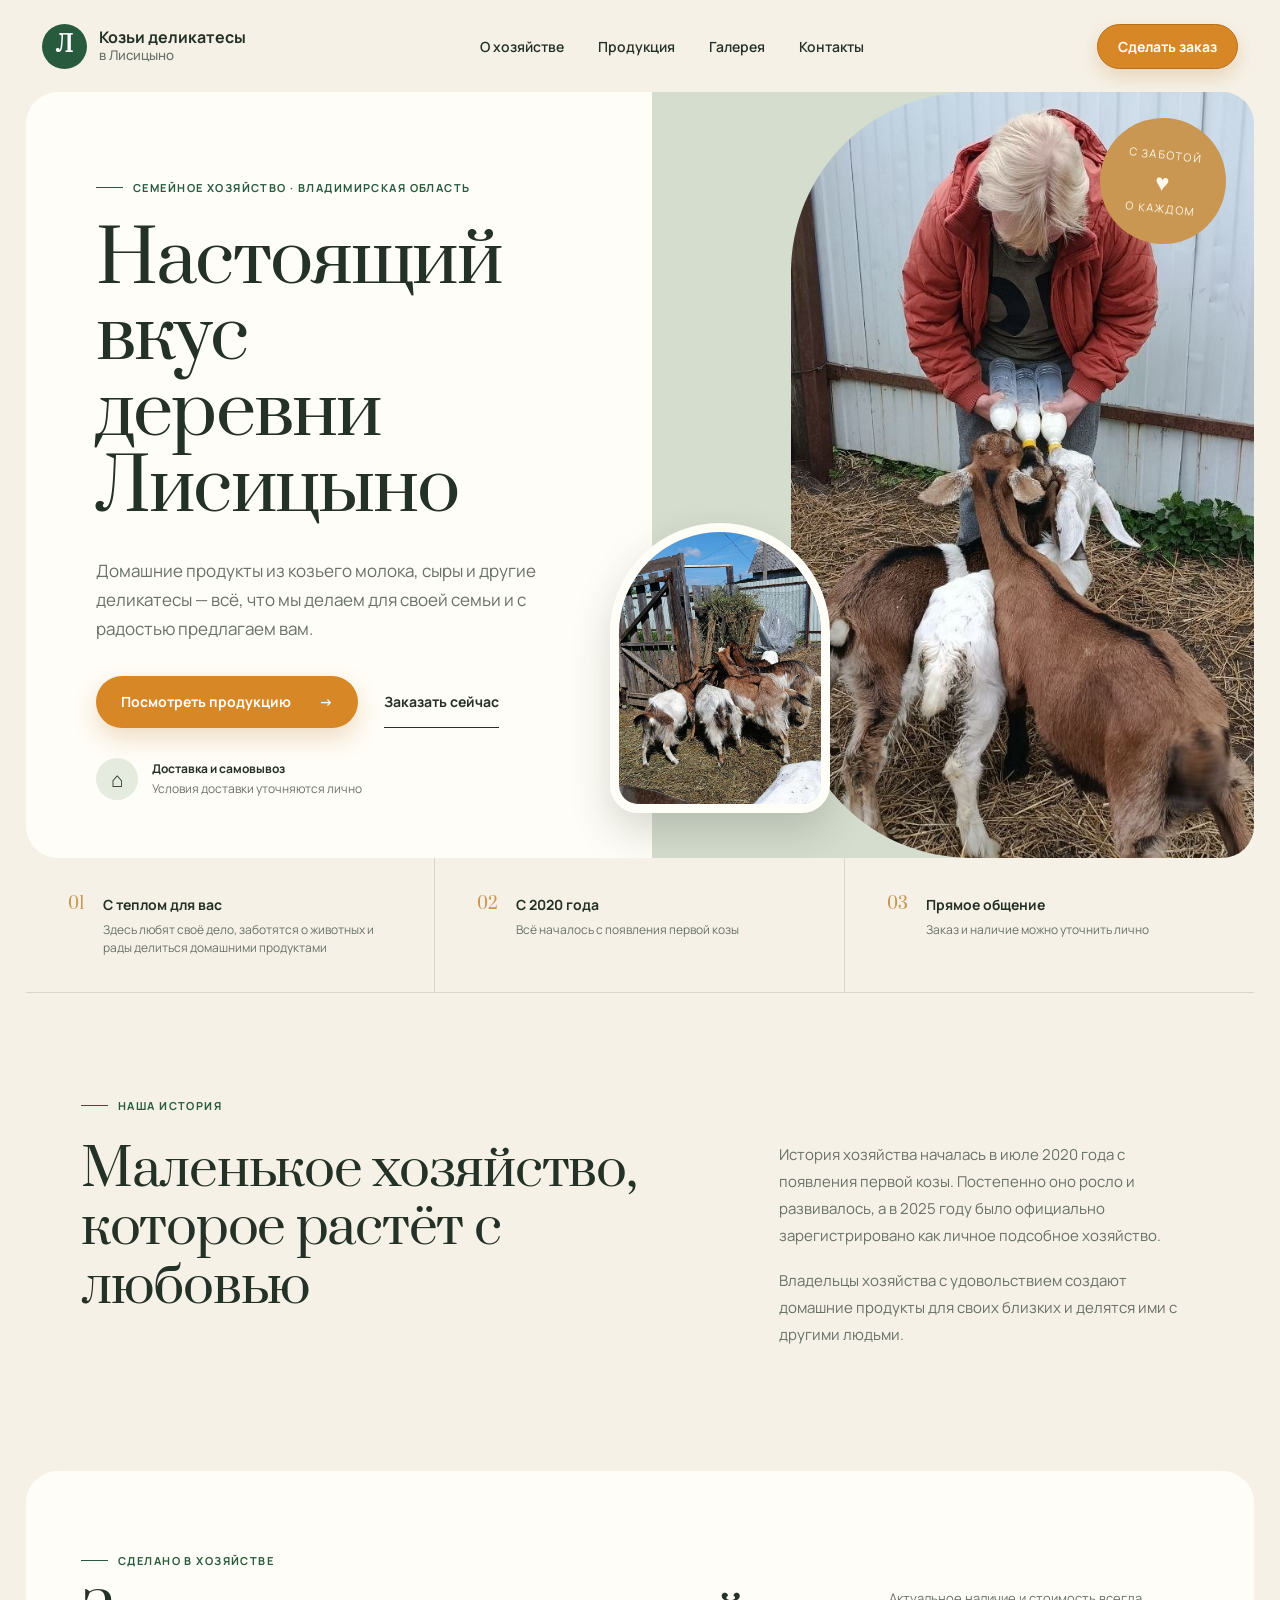
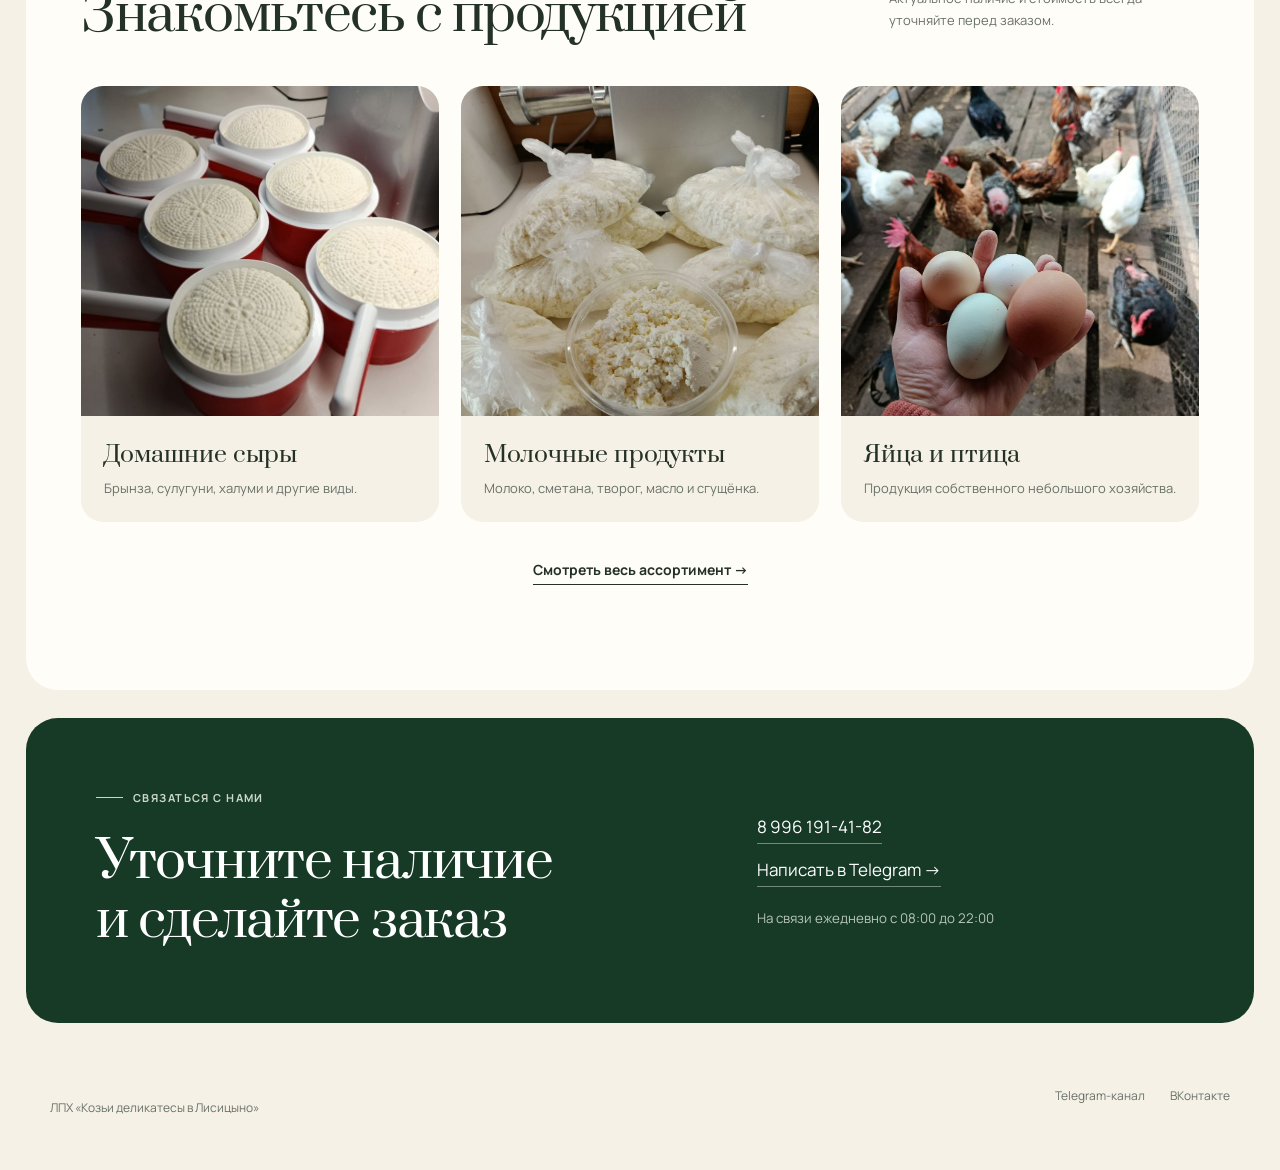
<file: index.html>
<!doctype html>
<html lang="ru">
  <head>
    <meta charset="UTF-8" />
    <meta name="viewport" content="width=device-width, initial-scale=1.0" />
    <meta
      name="description"
      content="Семейное хозяйство «Козьи деликатесы в Лисицыно»: домашние продукты, козоводство и птицеводство во Владимирской области."
    />
    <meta property="og:title" content="ЛПХ Козьи деликатесы в Лисицыно" />
    <meta
      property="og:description"
      content="Семейное хозяйство во Владимирской области. Продукты, сделанные с заботой о близких и покупателях."
    />
    <meta property="og:type" content="website" />
    <title>ЛПХ Козьи деликатесы в Лисицыно</title>
    <link rel="preconnect" href="https://fonts.googleapis.com" />
    <link rel="preconnect" href="https://fonts.gstatic.com" crossorigin />
    <link
      href="https://fonts.googleapis.com/css2?family=Manrope:wght@400;500;600;700&amp;family=Prata&amp;display=swap"
      rel="stylesheet"
    />
    <link rel="stylesheet" href="css/style.css?v=20260912-1" />
  </head>
  <body>
    <header class="site-header">
      <a class="brand" href="#top" aria-label="На главную">
        <span class="brand-mark" aria-hidden="true">Л</span>
        <span>Козьи деликатесы<br /><small>в Лисицыно</small></span>
      </a>
      <nav class="desktop-nav" aria-label="Основная навигация">
        <a href="about.html">О хозяйстве</a>
        <a href="products.html">Продукция</a>
        <a href="gallery.html">Галерея</a>
        <a href="contacts.html">Контакты</a>
      </nav>
      <a class="header-action" href="order.html">
        Сделать заказ
      </a>
    </header>

    <main id="top">
      <section class="hero" aria-labelledby="hero-title">
        <div class="hero-copy">
          <p class="eyebrow"><span></span> Семейное хозяйство · Владимирская область</p>
          <h1 id="hero-title">Настоящий вкус<br />деревни Лисицыно</h1>
          <p class="hero-lead">
            Домашние продукты из козьего молока, сыры и другие деликатесы — всё, что мы делаем для своей семьи и с радостью предлагаем вам.
          </p>
          <div class="hero-actions">
            <a class="button button-primary" href="products.html">Посмотреть продукцию <span>→</span></a>
            <a class="button button-link" href="order.html">Заказать сейчас</a>
          </div>
          <div class="hero-note">
            <span class="hero-note-icon" aria-hidden="true">⌂</span>
            <p><strong>Доставка и самовывоз</strong><br />Условия доставки уточняются лично</p>
          </div>
        </div>

        <div class="hero-visual" aria-label="Фотографии хозяйства">
          <div class="photo photo-main">
            <img src="images/Козлята.jpg" alt="Кормление козлят в семейном хозяйстве" />
          </div>
          <div class="photo photo-small">
            <img src="images/Козы.jpg" alt="Козы на территории хозяйства" />
          </div>
          <div class="roundel" aria-hidden="true"><span>С заботой</span><b>♥</b><span>о каждом</span></div>
        </div>
      </section>

      <section class="trust-strip" aria-label="Главное о хозяйстве">
        <article><span>01</span><div><strong>С теплом для вас</strong><p>Здесь любят своё дело, заботятся о животных и рады делиться домашними продуктами</p></div></article>
        <article><span>02</span><div><strong>С 2020 года</strong><p>Всё началось с появления первой козы</p></div></article>
        <article><span>03</span><div><strong>Прямое общение</strong><p>Заказ и наличие можно уточнить лично</p></div></article>
      </section>

      <section class="intro" id="story">
        <p class="eyebrow"><span></span> Наша история</p>
        <div class="intro-grid">
          <h2>Маленькое хозяйство,<br />которое растёт с любовью</h2>
          <div>
            <p>
              История хозяйства началась в июле 2020 года с появления первой козы. Постепенно оно росло и развивалось, а в 2025 году было официально зарегистрировано как личное подсобное хозяйство.
            </p>
            <p>
              Владельцы хозяйства с удовольствием создают домашние продукты для своих близких и делятся ими с другими людьми.
            </p>
          </div>
        </div>
      </section>

      <section class="products-preview" id="products">
        <div class="section-heading">
          <div><p class="eyebrow"><span></span> Сделано в хозяйстве</p><h2>Знакомьтесь с продукцией</h2></div>
          <p>Актуальное наличие и стоимость всегда уточняйте перед заказом.</p>
        </div>
        <div class="product-grid">
          <a href="products.html" aria-label="Посмотреть домашние сыры"><article><img src="images/Сыр Брынза.jpg" alt="Домашняя брынза" loading="lazy" /><div><h3>Домашние сыры</h3><p>Брынза, сулугуни, халуми и другие виды.</p></div></article></a>
          <a href="products.html" aria-label="Посмотреть молочные продукты"><article><img src="images/Творог.jpg" alt="Домашний творог" loading="lazy" /><div><h3>Молочные продукты</h3><p>Молоко, сметана, творог, масло и сгущёнка.</p></div></article></a>
          <a href="products.html" aria-label="Посмотреть яйца и птицу"><article><img src="images/Яйца.jpg" alt="Домашние яйца" loading="lazy" /><div><h3>Яйца и птица</h3><p>Продукция собственного небольшого хозяйства.</p></div></article></a>
        </div>
        <a class="catalog-link" href="products.html">Смотреть весь ассортимент →</a>
      </section>

      <section class="contact-card" id="contacts">
        <div><p class="eyebrow light"><span></span> Связаться с нами</p><h2>Уточните наличие<br />и сделайте заказ</h2></div>
        <div class="contact-actions">
          <a href="tel:+79961914182">8 996 191-41-82</a>
          <a href="https://t.me/Oksana_Lisicino72" target="_blank" rel="noreferrer">Написать в Telegram →</a>
          <small>На связи ежедневно с 08:00 до 22:00</small>
        </div>
      </section>
    </main>

    <footer>
      <p>ЛПХ «Козьи деликатесы в Лисицыно»</p>
      <div><a href="https://t.me/lisizino" target="_blank" rel="noreferrer">Telegram-канал</a><a href="https://vk.com/club230676151" target="_blank" rel="noreferrer">ВКонтакте</a></div>
    </footer>
    <script src="js/main.js"></script>
  </body>
</html>
</file>
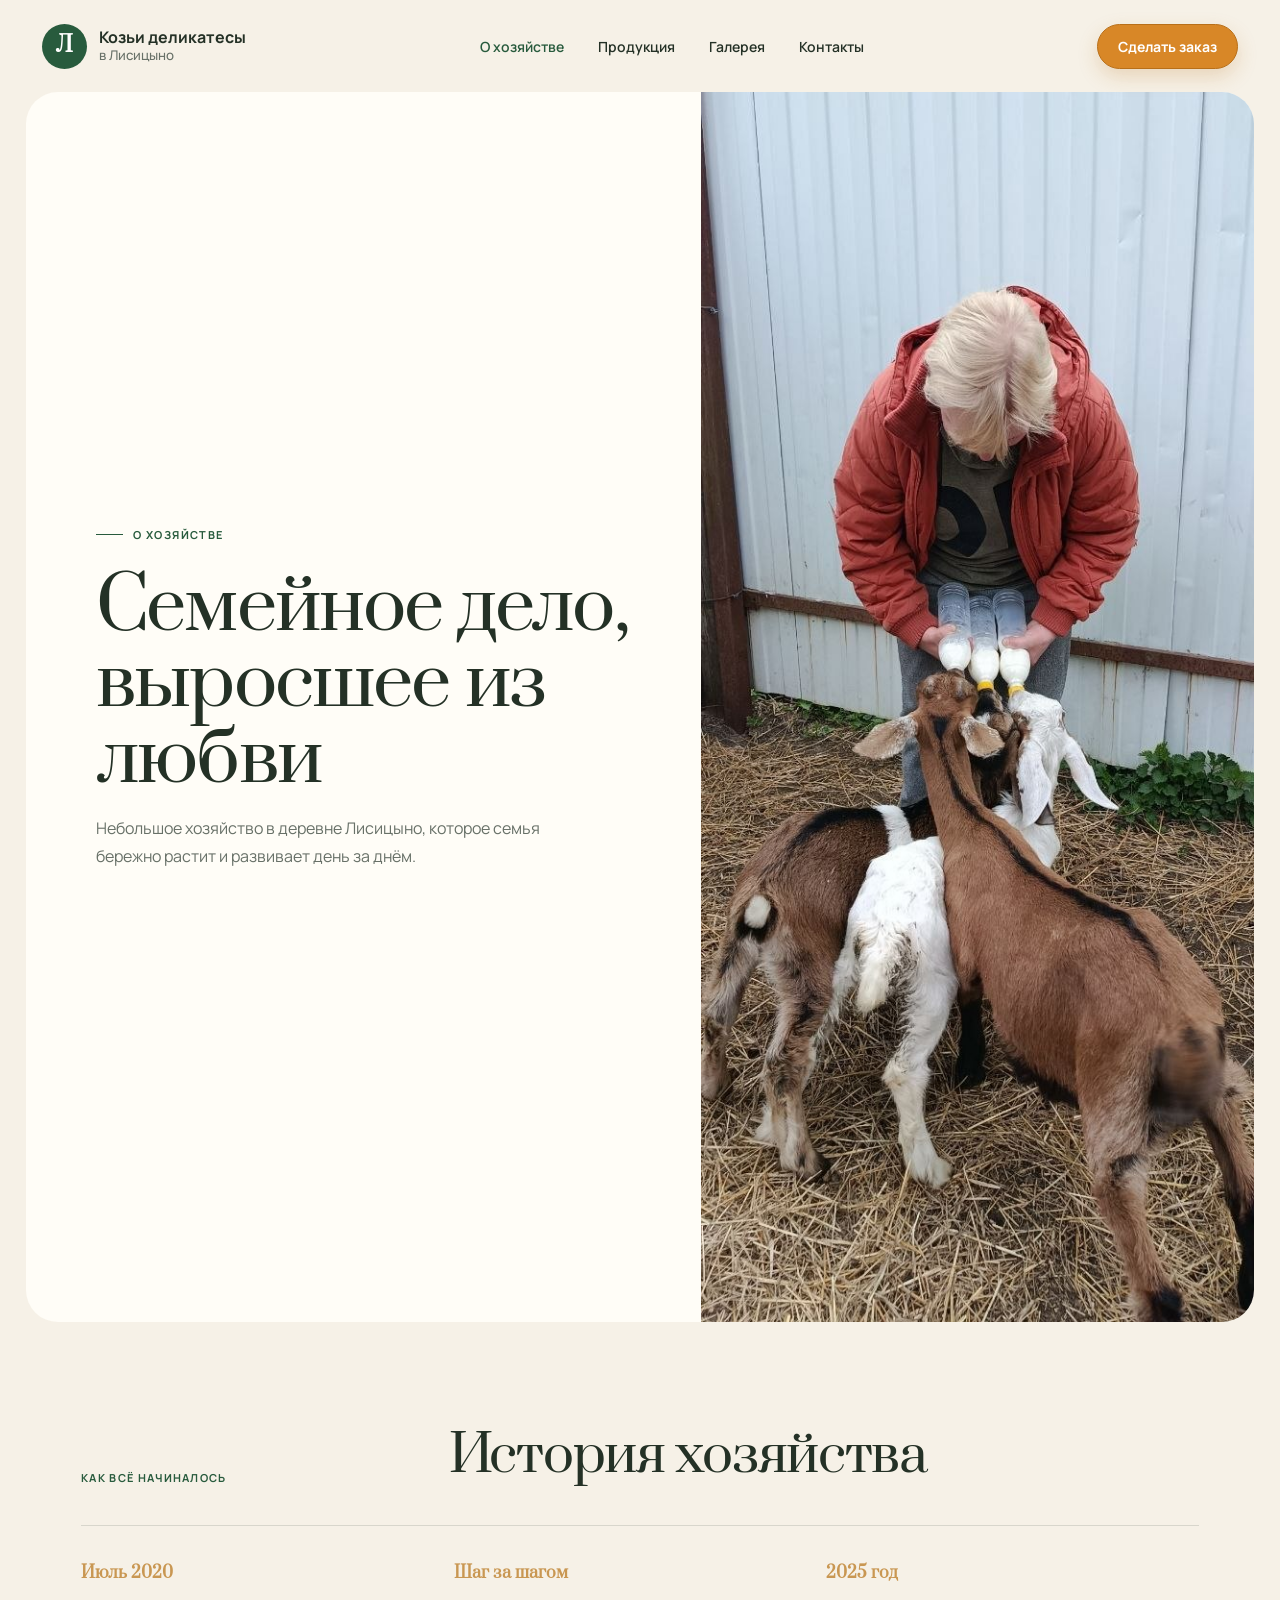
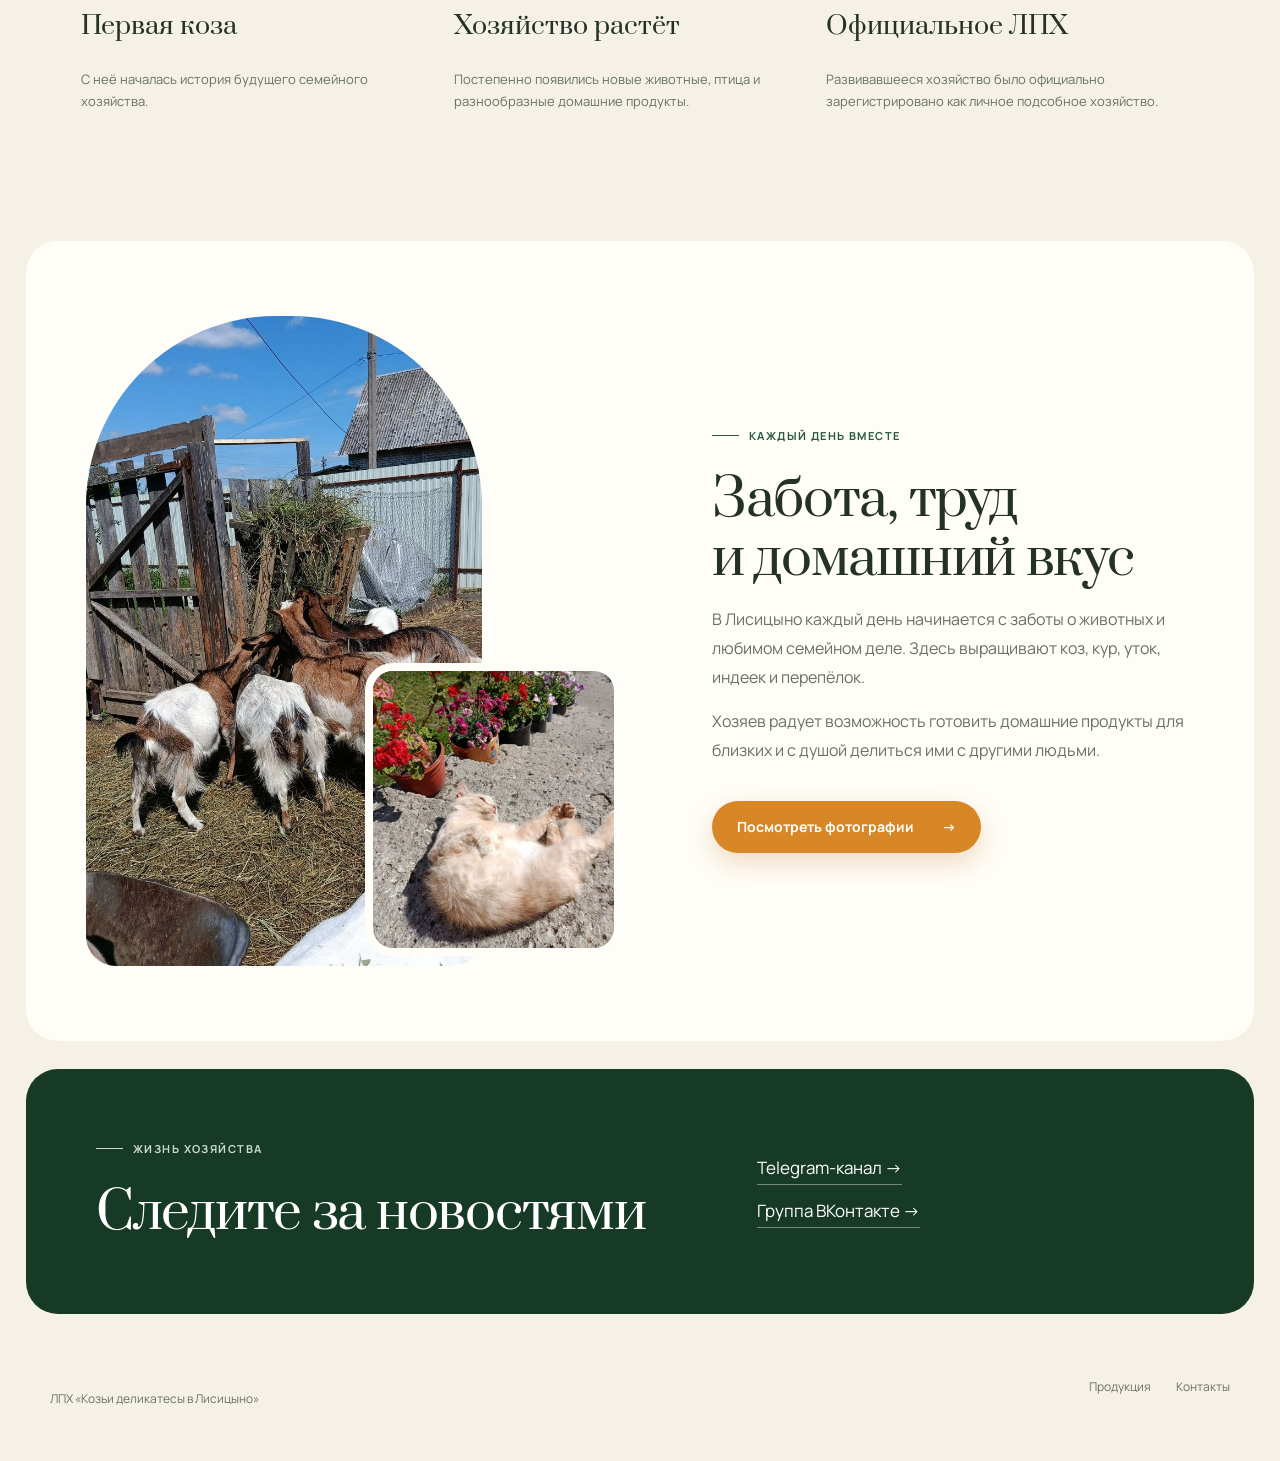
<file: about.html>
<!doctype html><html lang="ru"><head><meta charset="UTF-8" /><meta name="viewport" content="width=device-width,initial-scale=1" /><meta name="description" content="История семейного хозяйства «Козьи деликатесы в Лисицыно»." /><title>О хозяйстве — Козьи деликатесы в Лисицыно</title><link rel="preconnect" href="https://fonts.googleapis.com" /><link rel="preconnect" href="https://fonts.gstatic.com" crossorigin /><link href="https://fonts.googleapis.com/css2?family=Manrope:wght@400;500;600;700&amp;family=Prata&amp;display=swap" rel="stylesheet" /><link rel="stylesheet" href="css/style.css?v=20260912-1" /></head>
<body><header class="site-header"><a class="brand" href="index.html"><span class="brand-mark">Л</span><span>Козьи деликатесы<br /><small>в Лисицыно</small></span></a><nav class="desktop-nav"><a class="active" href="about.html">О хозяйстве</a><a href="products.html">Продукция</a><a href="gallery.html">Галерея</a><a href="contacts.html">Контакты</a></nav><a class="header-action" href="order.html">Сделать заказ</a></header>
<main><section class="about-hero"><div><p class="eyebrow"><span></span> О хозяйстве</p><h1>Семейное дело,<br />выросшее из любви</h1><p>Небольшое хозяйство в деревне Лисицыно, которое семья бережно растит и развивает день за днём.</p></div><img src="images/Козлята.jpg" alt="Кормление козлят в хозяйстве" /></section>
<section class="timeline-section"><div class="category-heading"><p>Как всё начиналось</p><h2>История хозяйства</h2></div><div class="timeline"><article><strong>Июль 2020</strong><h3>Первая коза</h3><p>С неё началась история будущего семейного хозяйства.</p></article><article><strong>Шаг за шагом</strong><h3>Хозяйство растёт</h3><p>Постепенно появились новые животные, птица и разнообразные домашние продукты.</p></article><article><strong>2025 год</strong><h3>Официальное ЛПХ</h3><p>Развивавшееся хозяйство было официально зарегистрировано как личное подсобное хозяйство.</p></article></div></section>
<section class="family-story"><div class="stacked-photos"><img src="images/Козы.jpg" alt="Козы в Лисицыно" /><img src="images/Сторож хозяйства.jpg" alt="Сторож хозяйства" /></div><div><p class="eyebrow"><span></span> Каждый день вместе</p><h2>Забота, труд<br />и домашний вкус</h2><p>В Лисицыно каждый день начинается с заботы о животных и любимом семейном деле. Здесь выращивают коз, кур, уток, индеек и перепёлок.</p><p>Хозяев радует возможность готовить домашние продукты для близких и с душой делиться ими с другими людьми.</p><a class="button button-primary" href="gallery.html">Посмотреть фотографии <span>→</span></a></div></section>
<section class="contact-card"><div><p class="eyebrow light"><span></span> Жизнь хозяйства</p><h2>Следите за новостями</h2></div><div class="contact-actions"><a href="https://t.me/lisizino" target="_blank" rel="noreferrer">Telegram-канал →</a><a href="https://vk.com/club230676151" target="_blank" rel="noreferrer">Группа ВКонтакте →</a></div></section></main>
<footer><p>ЛПХ «Козьи деликатесы в Лисицыно»</p><div><a href="products.html">Продукция</a><a href="contacts.html">Контакты</a></div></footer></body></html>
</file>
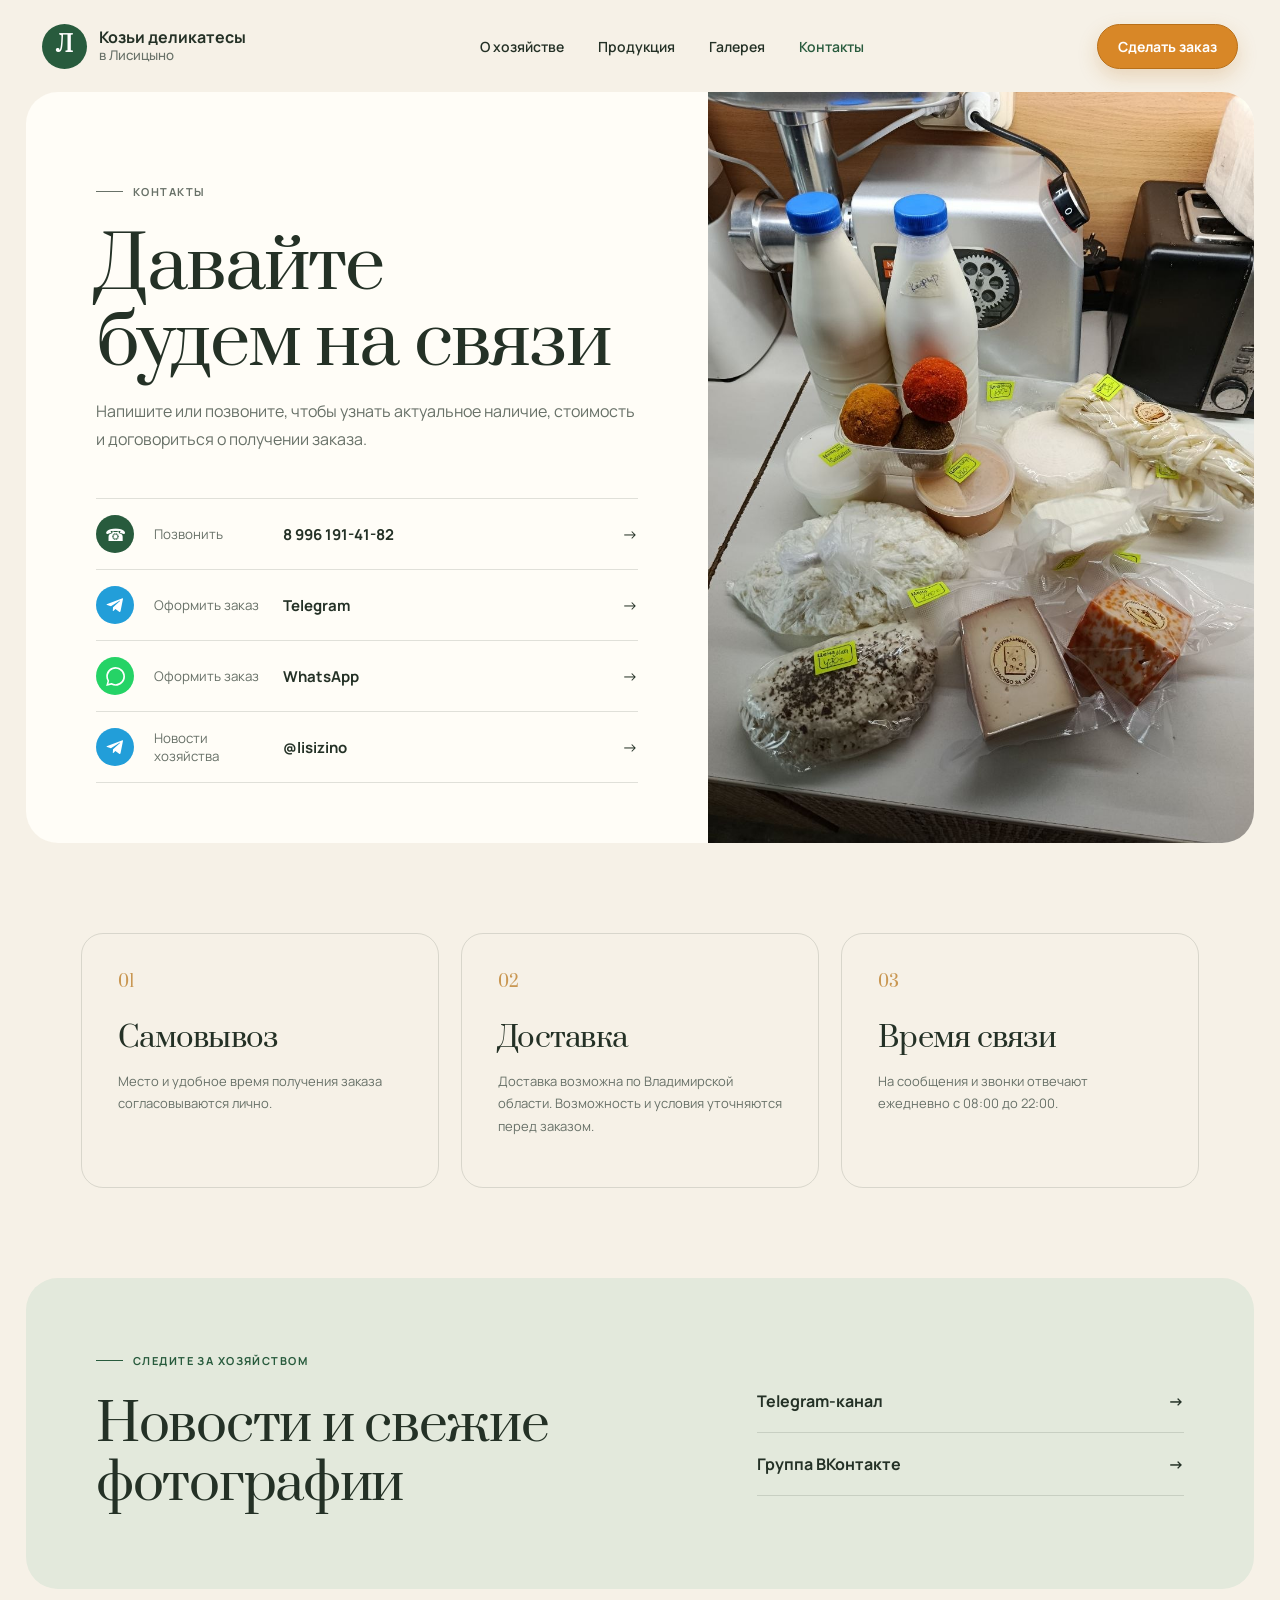
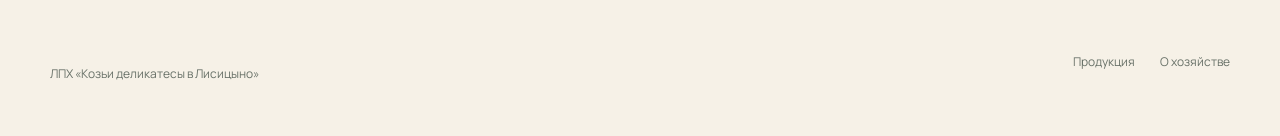
<file: contacts.html>
<!doctype html><html lang="ru"><head><meta charset="UTF-8" /><meta name="viewport" content="width=device-width,initial-scale=1" /><meta name="description" content="Контакты ЛПХ «Козьи деликатесы в Лисицыно»: телефон, Telegram, доставка и самовывоз." /><title>Контакты — Козьи деликатесы в Лисицыно</title><link rel="preconnect" href="https://fonts.googleapis.com" /><link rel="preconnect" href="https://fonts.gstatic.com" crossorigin /><link href="https://fonts.googleapis.com/css2?family=Manrope:wght@400;500;600;700&amp;family=Prata&amp;display=swap" rel="stylesheet" /><link rel="stylesheet" href="css/style.css?v=20260912-1" /></head>
<body><header class="site-header"><a class="brand" href="index.html"><span class="brand-mark">Л</span><span>Козьи деликатесы<br /><small>в Лисицыно</small></span></a><nav class="desktop-nav"><a href="about.html">О хозяйстве</a><a href="products.html">Продукция</a><a href="gallery.html">Галерея</a><a class="active" href="contacts.html">Контакты</a></nav><a class="header-action" href="order.html">Сделать заказ</a></header>
<main><section class="contacts-layout"><div class="contacts-copy"><p class="eyebrow"><span></span> Контакты</p><h1>Давайте<br />будем на связи</h1><p>Напишите или позвоните, чтобы узнать актуальное наличие, стоимость и договориться о получении заказа.</p><div class="contact-list"><a href="tel:+79961914182"><span class="contact-icon phone-icon" aria-hidden="true">☎</span><small>Позвонить</small><strong>8 996 191-41-82</strong><span>→</span></a><a href="https://t.me/Oksana_Lisicino72" target="_blank" rel="noreferrer"><span class="contact-icon telegram-icon" aria-hidden="true"><svg viewBox="0 0 24 24"><path d="M21.5 3.4 18.4 19c-.2 1.1-.9 1.4-1.8.9l-4.7-3.5-2.3 2.2c-.2.2-.5.5-1 .5l.3-4.8 8.8-8c.4-.3-.1-.5-.6-.2L6.2 13 1.5 11.5c-1-.3-1-1 .2-1.5L20 3c.9-.3 1.7.2 1.5.4Z"/></svg></span><small>Оформить заказ</small><strong>Telegram</strong><span>→</span></a><a href="https://wa.me/79961914182" target="_blank" rel="noreferrer"><span class="contact-icon whatsapp-icon" aria-hidden="true"><svg viewBox="0 0 24 24"><path d="M20.5 3.5A11.8 11.8 0 0 0 12.1 0C5.6 0 .3 5.3.3 11.8c0 2.1.5 4.1 1.6 5.9L.2 24l6.5-1.7c1.7.9 3.6 1.4 5.5 1.4 6.5 0 11.8-5.3 11.8-11.8 0-3.2-1.2-6.1-3.5-8.4Zm-8.3 18.2c-1.8 0-3.5-.5-5-1.4l-.4-.2-3.8 1 1-3.7-.2-.4a9.7 9.7 0 1 1 8.4 4.7Z"/></svg></span><small>Оформить заказ</small><strong>WhatsApp</strong><span>→</span></a><a href="https://t.me/lisizino" target="_blank" rel="noreferrer"><span class="contact-icon telegram-icon" aria-hidden="true"><svg viewBox="0 0 24 24"><path d="M21.5 3.4 18.4 19c-.2 1.1-.9 1.4-1.8.9l-4.7-3.5-2.3 2.2c-.2.2-.5.5-1 .5l.3-4.8 8.8-8c.4-.3-.1-.5-.6-.2L6.2 13 1.5 11.5c-1-.3-1-1 .2-1.5L20 3c.9-.3 1.7.2 1.5.4Z"/></svg></span><small>Новости хозяйства</small><strong>@lisizino</strong><span>→</span></a></div></div><div class="contacts-photo"><img src="images/Пример заказа 3.jpg" alt="Продукты семейного хозяйства" /></div></section>
<section class="delivery-grid"><article><span>01</span><h2>Самовывоз</h2><p>Место и удобное время получения заказа согласовываются лично.</p></article><article><span>02</span><h2>Доставка</h2><p>Доставка возможна по Владимирской области. Возможность и условия уточняются перед заказом.</p></article><article><span>03</span><h2>Время связи</h2><p>На сообщения и звонки отвечают ежедневно с 08:00 до 22:00.</p></article></section>
<section class="social-section"><div><p class="eyebrow"><span></span> Следите за хозяйством</p><h2>Новости и свежие фотографии</h2></div><div><a href="https://t.me/lisizino" target="_blank" rel="noreferrer">Telegram-канал <span>→</span></a><a href="https://vk.com/club230676151" target="_blank" rel="noreferrer">Группа ВКонтакте <span>→</span></a></div></section></main>
<footer><p>ЛПХ «Козьи деликатесы в Лисицыно»</p><div><a href="products.html">Продукция</a><a href="about.html">О хозяйстве</a></div></footer></body></html>
</file>
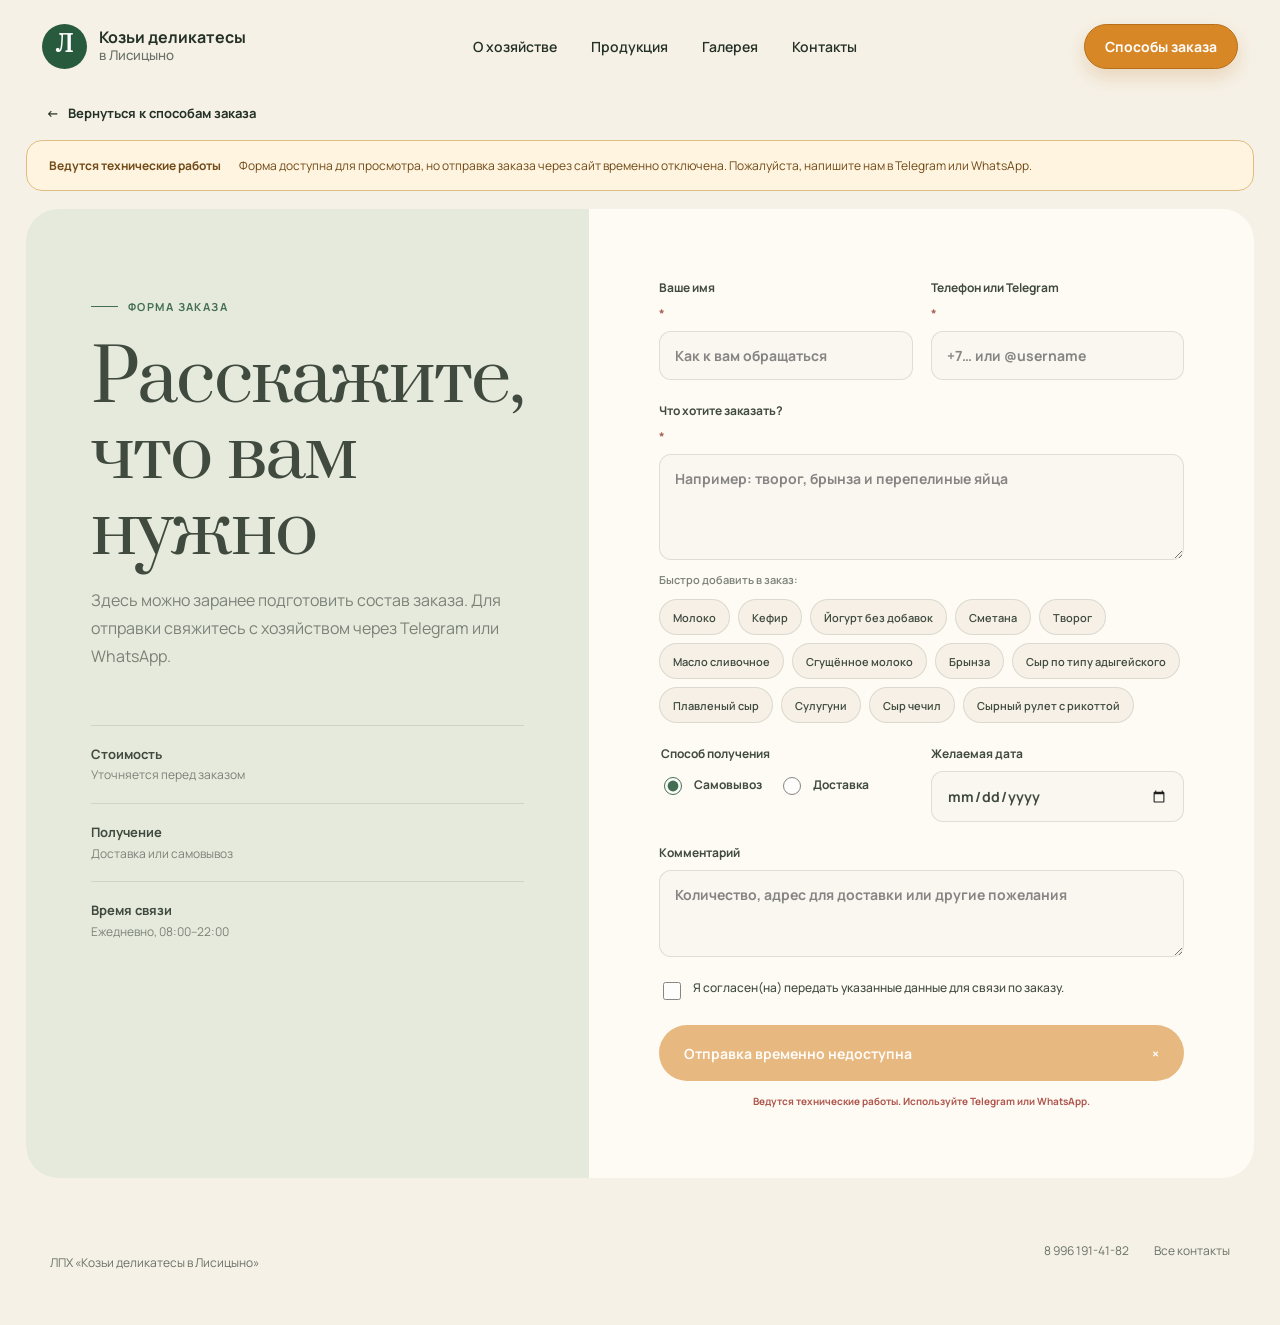
<file: order-form.html>
<!doctype html>
<html lang="ru">
<head>
  <meta charset="UTF-8" /><meta name="viewport" content="width=device-width,initial-scale=1" />
  <meta name="description" content="Форма заказа продукции ЛПХ «Козьи деликатесы в Лисицыно» временно находится на техническом обслуживании." />
  <title>Форма заказа — Козьи деликатесы в Лисицыно</title>
  <link rel="preconnect" href="https://fonts.googleapis.com" /><link rel="preconnect" href="https://fonts.gstatic.com" crossorigin />
  <link href="https://fonts.googleapis.com/css2?family=Manrope:wght@400;500;600;700&amp;family=Prata&amp;display=swap" rel="stylesheet" />
  <link rel="stylesheet" href="css/style.css?v=20260912-1" />
</head>
<body>
  <header class="site-header">
    <a class="brand" href="index.html"><span class="brand-mark">Л</span><span>Козьи деликатесы<br /><small>в Лисицыно</small></span></a>
    <nav class="desktop-nav"><a href="about.html">О хозяйстве</a><a href="products.html">Продукция</a><a href="gallery.html">Галерея</a><a href="contacts.html">Контакты</a></nav>
    <a class="header-action active-order" href="order.html">Способы заказа</a>
  </header>
  <main>
    <a class="back-to-order" href="order.html"><span>←</span> Вернуться к способам заказа</a>
    <aside class="maintenance-banner" role="status"><strong>Ведутся технические работы</strong><span>Форма доступна для просмотра, но отправка заказа через сайт временно отключена. Пожалуйста, напишите нам в Telegram или WhatsApp.</span></aside>
    <section class="order-layout order-layout-maintenance">
      <div class="order-intro">
        <p class="eyebrow"><span></span> Форма заказа</p>
        <h1>Расскажите,<br />что вам нужно</h1>
        <p>Здесь можно заранее подготовить состав заказа. Для отправки свяжитесь с хозяйством через Telegram или WhatsApp.</p>
        <div class="order-facts">
          <p><strong>Стоимость</strong><br />Уточняется перед заказом</p>
          <p><strong>Получение</strong><br />Доставка или самовывоз</p>
          <p><strong>Время связи</strong><br />Ежедневно, 08:00–22:00</p>
        </div>
      </div>
      <div class="form-panel">
        <form id="order-form" novalidate>
          <label class="website-field" aria-hidden="true">Не заполняйте это поле<input name="website" type="text" tabindex="-1" autocomplete="off" /></label>
          <div class="form-row">
            <label>Ваше имя <span>*</span><input name="name" type="text" autocomplete="name" required placeholder="Как к вам обращаться" /></label>
            <label>Телефон или Telegram <span>*</span><input name="contact" type="text" required placeholder="+7… или @username" /></label>
          </div>
          <label>Что хотите заказать? <span>*</span><textarea name="products" required rows="4" placeholder="Например: творог, брынза и перепелиные яйца"></textarea></label>
          <div class="product-suggestions" aria-labelledby="suggestions-label">
            <p id="suggestions-label">Быстро добавить в заказ:</p>
            <div class="suggestion-chips" role="group" aria-label="Продукты"></div>
          </div>
          <div class="form-row">
            <fieldset><legend>Способ получения</legend><label class="radio"><input type="radio" name="delivery" value="Самовывоз" checked /><span>Самовывоз</span></label><label class="radio"><input type="radio" name="delivery" value="Доставка" /><span>Доставка</span></label></fieldset>
            <label>Желаемая дата<input name="date" type="date" /></label>
          </div>
          <label>Комментарий<textarea name="comment" rows="3" placeholder="Количество, адрес для доставки или другие пожелания"></textarea></label>
          <label class="agreement"><input type="checkbox" required /><span>Я согласен(на) передать указанные данные для связи по заказу.</span></label>
          <button class="submit-order" type="submit" disabled><span class="submit-label">Отправка временно недоступна</span><span>×</span></button>
          <p class="form-hint error" id="form-status" aria-live="polite">Ведутся технические работы. Используйте Telegram или WhatsApp.</p>
        </form>
        <div class="order-result" hidden aria-live="polite">
          <span class="result-icon">✓</span><h2>Спасибо!</h2>
          <p>Ваша заявка отправлена. Мы свяжемся с вами.</p>
          <a class="button button-primary" href="products.html">Вернуться к продукции <span>→</span></a>
          <button class="start-over" type="button">Отправить ещё одну заявку</button>
        </div>
      </div>
    </section>
  </main>
  <footer><p>ЛПХ «Козьи деликатесы в Лисицыно»</p><div><a href="tel:+79961914182">8 996 191-41-82</a><a href="contacts.html">Все контакты</a></div></footer>
  <script src="js/products-data.js"></script><script src="js/main.js"></script>
</body></html>
</file>
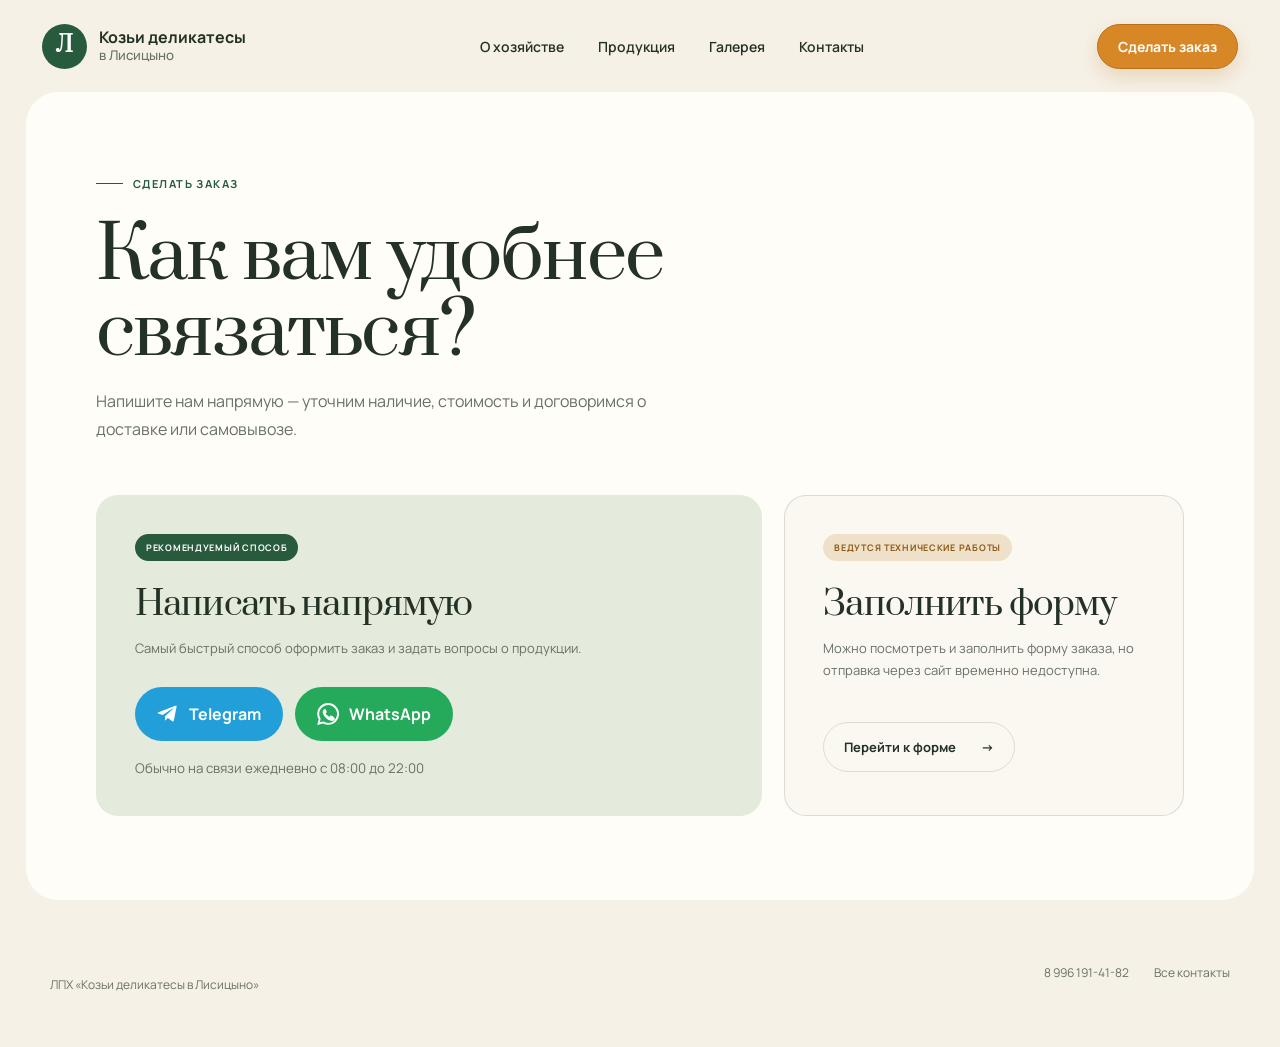
<file: order.html>
<!doctype html>
<html lang="ru">
<head>
  <meta charset="UTF-8" />
  <meta name="viewport" content="width=device-width,initial-scale=1" />
  <meta name="description" content="Выберите удобный способ заказать продукцию ЛПХ «Козьи деликатесы в Лисицыно»." />
  <title>Сделать заказ — Козьи деликатесы в Лисицыно</title>
  <link rel="preconnect" href="https://fonts.googleapis.com" />
  <link rel="preconnect" href="https://fonts.gstatic.com" crossorigin />
  <link href="https://fonts.googleapis.com/css2?family=Manrope:wght@400;500;600;700&amp;family=Prata&amp;display=swap" rel="stylesheet" />
  <link rel="stylesheet" href="css/style.css?v=20260912-1" />
</head>
<body>
  <header class="site-header">
    <a class="brand" href="index.html"><span class="brand-mark">Л</span><span>Козьи деликатесы<br /><small>в Лисицыно</small></span></a>
    <nav class="desktop-nav"><a href="about.html">О хозяйстве</a><a href="products.html">Продукция</a><a href="gallery.html">Галерея</a><a href="contacts.html">Контакты</a></nav>
    <a class="header-action active-order" href="order.html">Сделать заказ</a>
  </header>
  <main>
    <section class="order-choice">
      <div class="order-choice-heading">
        <p class="eyebrow"><span></span> Сделать заказ</p>
        <h1>Как вам удобнее<br />связаться?</h1>
        <p>Напишите нам напрямую — уточним наличие, стоимость и договоримся о доставке или самовывозе.</p>
      </div>
      <div class="order-methods">
        <article class="order-method order-method-primary">
          <p class="method-label">Рекомендуемый способ</p>
          <h2>Написать напрямую</h2>
          <p>Самый быстрый способ оформить заказ и задать вопросы о продукции.</p>
          <div class="messenger-actions">
            <a class="messenger-button telegram" href="https://t.me/Oksana_Lisicino72" target="_blank" rel="noreferrer">
              <svg aria-hidden="true" viewBox="0 0 24 24"><path d="M21.5 3.4 18.4 19c-.2 1.1-.9 1.4-1.8.9l-4.7-3.5-2.3 2.2c-.2.2-.5.5-1 .5l.3-4.8 8.8-8c.4-.3-.1-.5-.6-.2L6.2 13 1.5 11.5c-1-.3-1-1 .2-1.5L20 3c.9-.3 1.7.2 1.5.4Z"/></svg>
              Telegram
            </a>
            <a class="messenger-button whatsapp" href="https://wa.me/79961914182" target="_blank" rel="noreferrer">
              <svg aria-hidden="true" viewBox="0 0 24 24"><path d="M20.5 3.5A11.8 11.8 0 0 0 12.1 0C5.6 0 .3 5.3.3 11.8c0 2.1.5 4.1 1.6 5.9L.2 24l6.5-1.7c1.7.9 3.6 1.4 5.5 1.4 6.5 0 11.8-5.3 11.8-11.8 0-3.2-1.2-6.1-3.5-8.4Zm-8.3 18.2c-1.8 0-3.5-.5-5-1.4l-.4-.2-3.8 1 1-3.7-.2-.4a9.7 9.7 0 1 1 8.4 4.7Zm5.3-7.3c-.3-.1-1.7-.8-2-.9-.3-.1-.5-.1-.7.2-.2.3-.8.9-1 1.1-.2.2-.4.2-.7.1-2-.8-3.3-2.8-3.5-3.1-.2-.3 0-.5.1-.6l.5-.6c.2-.2.2-.4.3-.6.1-.2 0-.4 0-.6l-.9-2.2c-.2-.6-.5-.5-.7-.5h-.6c-.2 0-.6.1-.9.4-.3.3-1.2 1.2-1.2 2.9s1.2 3.3 1.4 3.5c.2.2 2.4 3.7 5.8 5.2.8.3 1.4.5 1.9.6.8.3 1.5.2 2.1.1.6-.1 1.7-.7 1.9-1.4.2-.7.2-1.3.2-1.4-.1-.1-.3-.2-.6-.3Z"/></svg>
              WhatsApp
            </a>
          </div>
          <small>Обычно на связи ежедневно с 08:00 до 22:00</small>
        </article>
        <article class="order-method order-method-secondary">
          <p class="method-label maintenance-label">Ведутся технические работы</p>
          <h2>Заполнить форму</h2>
          <p>Можно посмотреть и заполнить форму заказа, но отправка через сайт временно недоступна.</p>
          <a class="secondary-method-link" href="order-form.html">Перейти к форме <span>→</span></a>
        </article>
      </div>
    </section>
  </main>
  <footer><p>ЛПХ «Козьи деликатесы в Лисицыно»</p><div><a href="tel:+79961914182">8 996 191-41-82</a><a href="contacts.html">Все контакты</a></div></footer>
</body>
</html>
</file>
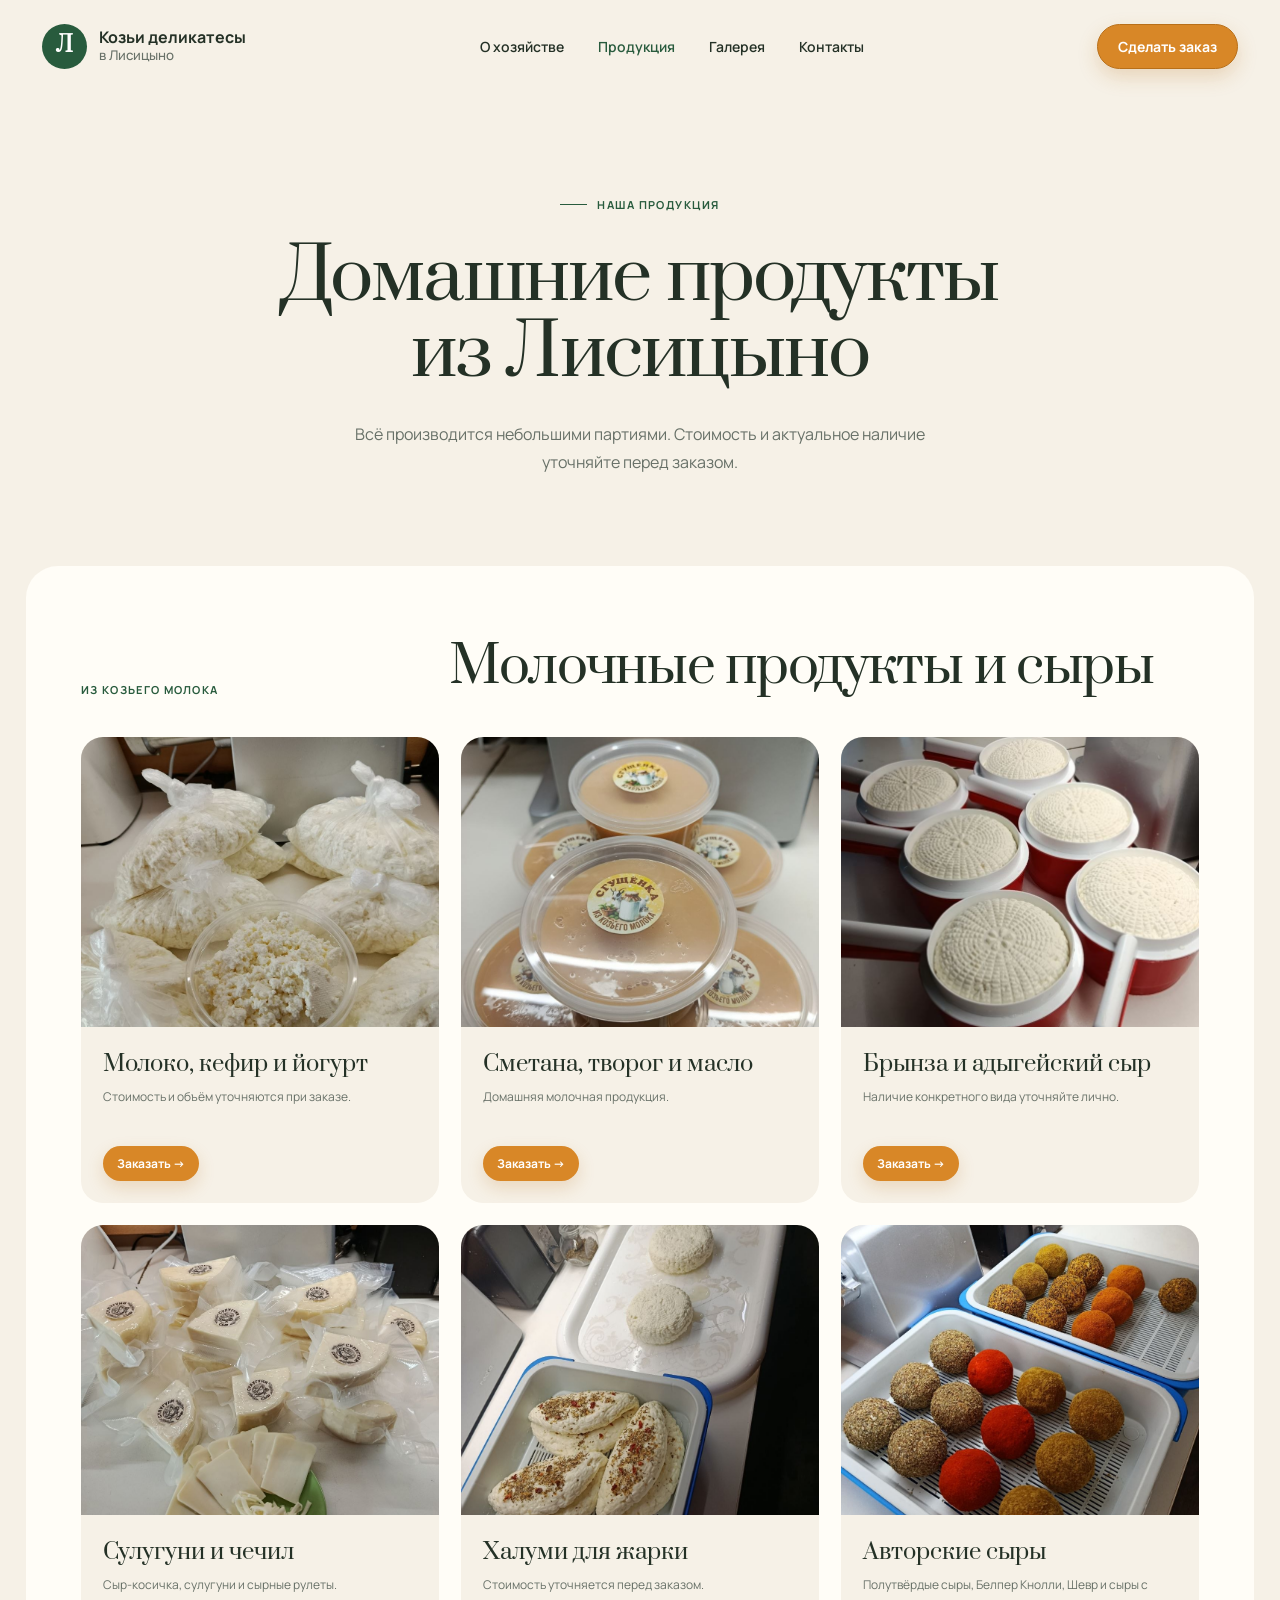
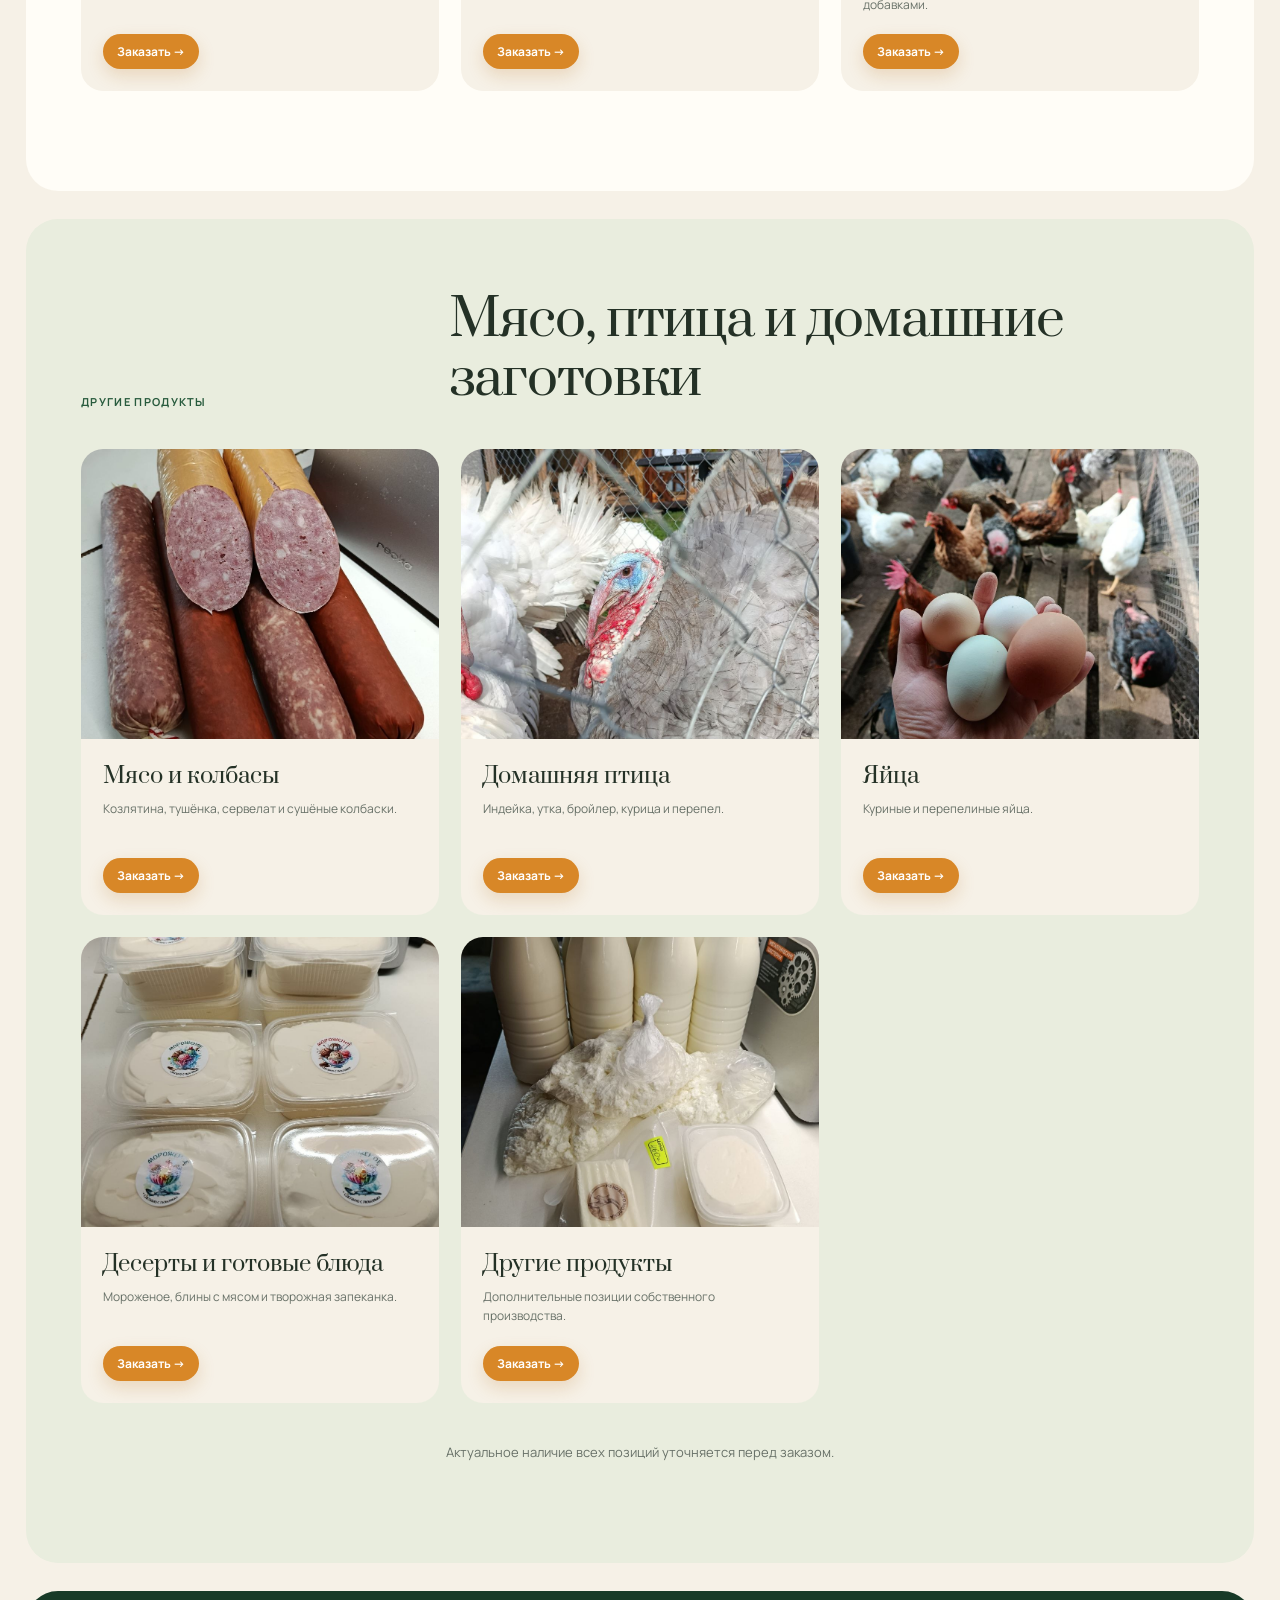
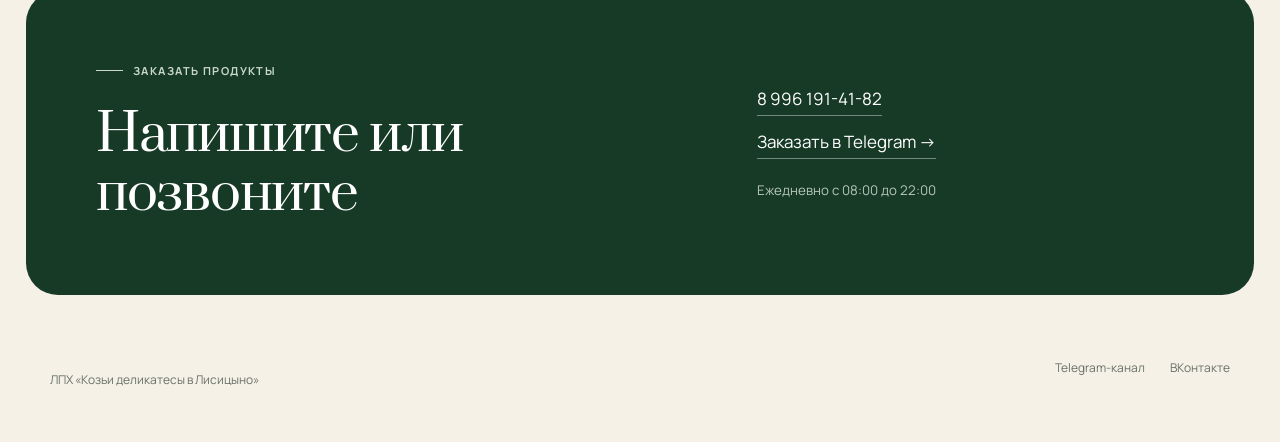
<file: products.html>
<!doctype html>
<html lang="ru">
<head>
  <meta charset="UTF-8" /><meta name="viewport" content="width=device-width,initial-scale=1" />
  <meta name="description" content="Продукция семейного ЛПХ «Козьи деликатесы в Лисицыно»: молочные продукты, сыры, мясо, птица и яйца." />
  <title>Продукция — Козьи деликатесы в Лисицыно</title>
  <link rel="preconnect" href="https://fonts.googleapis.com" /><link rel="preconnect" href="https://fonts.gstatic.com" crossorigin />
  <link href="https://fonts.googleapis.com/css2?family=Manrope:wght@400;500;600;700&amp;family=Prata&amp;display=swap" rel="stylesheet" />
  <link rel="stylesheet" href="css/style.css?v=20260912-1" />
</head>
<body>
  <header class="site-header">
    <a class="brand" href="index.html"><span class="brand-mark">Л</span><span>Козьи деликатесы<br /><small>в Лисицыно</small></span></a>
    <nav class="desktop-nav"><a href="about.html">О хозяйстве</a><a class="active" href="products.html">Продукция</a><a href="gallery.html">Галерея</a><a href="contacts.html">Контакты</a></nav>
    <a class="header-action" href="order.html">Сделать заказ</a>
  </header>
  <main>
    <section class="page-hero"><p class="eyebrow"><span></span> Наша продукция</p><h1>Домашние продукты<br />из Лисицыно</h1><p>Всё производится небольшими партиями. Стоимость и актуальное наличие уточняйте перед заказом.</p></section>
    <section class="catalog-section">
      <div class="category-heading"><p>Из козьего молока</p><h2>Молочные продукты и сыры</h2></div>
      <div class="catalog-grid" data-product-section="dairy"></div>
    </section>
    <section class="catalog-section alt">
      <div class="category-heading"><p>Другие продукты</p><h2>Мясо, птица и домашние заготовки</h2></div>
      <div class="catalog-grid compact" data-product-section="other"></div>
      <p class="catalog-note">Актуальное наличие всех позиций уточняется перед заказом.</p>
    </section>
    <section class="contact-card"><div><p class="eyebrow light"><span></span> Заказать продукты</p><h2>Напишите или позвоните</h2></div><div class="contact-actions"><a href="tel:+79961914182">8 996 191-41-82</a><a href="https://t.me/Oksana_Lisicino72" target="_blank" rel="noreferrer">Заказать в Telegram →</a><small>Ежедневно с 08:00 до 22:00</small></div></section>
  </main>
  <footer><p>ЛПХ «Козьи деликатесы в Лисицыно»</p><div><a href="https://t.me/lisizino">Telegram-канал</a><a href="https://vk.com/club230676151">ВКонтакте</a></div></footer>
  <script src="js/products-data.js"></script><script src="js/main.js"></script>
</body></html>
</file>
<file: css/style.css>
:root {
  --cream: #f6f1e7;
  --paper: #fffdf7;
  --ink: #243126;
  --muted: #687168;
  --green: #285b3d;
  --green-dark: #173a27;
  --sage: #aec0a2;
  --ochre: #c99752;
  --line: rgba(36, 49, 38, 0.14);
  --radius-lg: 32px;
  --radius-md: 22px;
}

* { box-sizing: border-box; }
html { scroll-behavior: smooth; }
body { margin: 0; background: var(--cream); color: var(--ink); font-family: "Manrope", sans-serif; }
a { color: inherit; text-decoration: none; }
img { display: block; width: 100%; height: 100%; object-fit: cover; }

.site-header { position: sticky; top: 0; z-index: 100; height: 92px; max-width: 1420px; margin: auto; padding: 0 42px; display: flex; align-items: center; justify-content: space-between; background: rgba(246,241,231,.94); backdrop-filter: blur(14px); }
.brand { display: flex; align-items: center; gap: 12px; font-weight: 700; line-height: 1.05; }
.brand small { font-weight: 500; color: var(--muted); }
.brand-mark { width: 45px; height: 45px; display: grid; place-items: center; border-radius: 50%; background: var(--green); color: white; font-family: "Prata", serif; font-size: 22px; }
.desktop-nav { display: flex; gap: 34px; font-size: 14px; font-weight: 600; }
.desktop-nav a { transition: color .2s; }
.desktop-nav a:hover { color: var(--green); }
.header-action { border: 1px solid #b86f19; color: #fff; background: #d88727; border-radius: 999px; padding: 12px 20px; font-size: 14px; font-weight: 700; box-shadow: 0 8px 20px rgba(184,111,25,.22); transition: transform .2s, background .2s, box-shadow .2s; }
.header-action:hover { background: #bc701c; transform: translateY(-2px); box-shadow: 0 12px 25px rgba(184,111,25,.32); }

main { max-width: 1420px; margin: auto; padding: 0 26px 30px; }
.hero { min-height: 680px; border-radius: var(--radius-lg); background: var(--paper); overflow: hidden; display: grid; grid-template-columns: 51% 49%; }
.hero-copy { padding: 88px 70px 58px; display: flex; flex-direction: column; align-items: flex-start; }
.eyebrow { margin: 0 0 28px; display: flex; align-items: center; gap: 10px; color: var(--green); text-transform: uppercase; letter-spacing: .13em; font-size: 11px; font-weight: 700; }
.eyebrow span { width: 27px; height: 1px; background: currentColor; }
h1, h2 { font-family: "Prata", serif; font-weight: 400; letter-spacing: -.025em; }
h1 { max-width: 700px; margin: 0; font-size: clamp(51px, 5.6vw, 82px); line-height: 1.06; }
.hero-lead { max-width: 580px; margin: 30px 0 32px; color: var(--muted); font-size: 17px; line-height: 1.7; }
.hero-actions { display: flex; align-items: center; gap: 26px; }
.button { min-height: 52px; display: inline-flex; align-items: center; justify-content: center; gap: 28px; font-size: 14px; font-weight: 700; }
.button-primary { padding: 0 25px; border-radius: 999px; background: #d88727; color: white; box-shadow: 0 10px 24px rgba(184,111,25,.24); transition: transform .2s, background .2s, box-shadow .2s; }
.button-primary:hover { transform: translateY(-2px); background: #bc701c; box-shadow: 0 14px 28px rgba(184,111,25,.32); }
.button-link { border-bottom: 1px solid var(--ink); }
.hero-note { margin-top: auto; padding-top: 30px; display: flex; align-items: center; gap: 14px; font-size: 12px; }
.hero-note p { margin: 0; line-height: 1.6; color: var(--muted); }
.hero-note strong { color: var(--ink); }
.hero-note-icon { width: 42px; height: 42px; display: grid; place-items: center; background: #e5ebdf; border-radius: 50%; font-size: 21px; }

.hero-visual { position: relative; min-height: 680px; background: #d5ddce; }
.photo { overflow: hidden; }
.photo-main { position: absolute; inset: 0 0 0 23%; border-radius: 180px 0 0 180px; }
.photo-main img { object-position: 50% 55%; }
.photo-small { position: absolute; left: -7%; bottom: 45px; width: 220px; height: 290px; border: 9px solid var(--paper); border-radius: 110px 110px 28px 28px; box-shadow: 0 18px 42px rgba(26,44,31,.18); }
.roundel { position: absolute; right: 28px; top: 26px; width: 126px; height: 126px; border-radius: 50%; background: var(--ochre); color: #fff8eb; display: flex; flex-direction: column; justify-content: center; align-items: center; transform: rotate(6deg); font-size: 11px; text-transform: uppercase; letter-spacing: .12em; }
.roundel b { font-size: 24px; margin: 3px; }

.trust-strip { display: grid; grid-template-columns: repeat(3,1fr); border-bottom: 1px solid var(--line); }
.trust-strip article { padding: 35px 42px; display: flex; gap: 18px; border-right: 1px solid var(--line); }
.trust-strip article:last-child { border: 0; }
.trust-strip span { color: var(--ochre); font-family: "Prata", serif; }
.trust-strip strong { font-size: 14px; }
.trust-strip p { margin: 6px 0 0; color: var(--muted); font-size: 12px; line-height: 1.5; }

.intro { padding: 105px 55px; }
.intro-grid { display: grid; grid-template-columns: 1.05fr .75fr; gap: 110px; }
h2 { margin: 0; font-size: clamp(38px, 4vw, 58px); line-height: 1.15; }
.intro-grid p { margin: 0 0 18px; color: var(--muted); font-size: 15px; line-height: 1.8; }

.products-preview { padding: 82px 55px 105px; background: var(--paper); border-radius: var(--radius-lg); }
.section-heading { margin-bottom: 42px; display: flex; align-items: end; justify-content: space-between; gap: 30px; }
.section-heading .eyebrow { margin-bottom: 18px; }
.section-heading > p { max-width: 310px; color: var(--muted); font-size: 13px; line-height: 1.7; }
.product-grid { display: grid; grid-template-columns: repeat(3,1fr); gap: 22px; }
.product-grid > a { display: block; border-radius: var(--radius-md); }
.product-grid article { height: 100%; overflow: hidden; background: var(--cream); border-radius: var(--radius-md); transition: transform .28s ease, box-shadow .28s ease; }
.product-grid > a:hover article, .product-grid > a:focus-visible article { transform: scale(1.035); box-shadow: 0 20px 42px rgba(31,54,36,.16); }
.product-grid > a:focus-visible { outline: 3px solid var(--ochre); outline-offset: 5px; }
.product-grid article > img { height: 330px; }
.product-grid article > div { padding: 23px; }
.available { display: inline-block; margin-bottom: 12px; padding: 5px 9px; border-radius: 999px; color: var(--green); background: #dce9da; font-size: 10px; font-weight: 700; text-transform: uppercase; letter-spacing: .08em; }
.product-grid h3 { margin: 0 0 8px; font-family: "Prata", serif; font-weight: 400; font-size: 23px; }
.product-grid p { margin: 0; color: var(--muted); font-size: 13px; line-height: 1.6; }

.contact-card { margin-top: 28px; padding: 72px 70px; border-radius: var(--radius-lg); background: var(--green-dark); color: white; display: grid; grid-template-columns: 1fr .7fr; align-items: center; gap: 50px; }
.eyebrow.light { color: #cad8c7; }
.contact-actions { display: flex; flex-direction: column; align-items: flex-start; gap: 14px; }
.contact-actions a { font-size: 17px; border-bottom: 1px solid rgba(255,255,255,.4); padding-bottom: 5px; }
.contact-actions small { margin-top: 8px; color: #b7c6b8; }
footer { max-width: 1420px; margin: auto; padding: 34px 50px 42px; display: flex; justify-content: space-between; color: var(--muted); font-size: 12px; }
footer div { display: flex; gap: 25px; }
.desktop-nav .active { color: var(--green); }
.catalog-link { display: table; margin: 38px auto 0; border-bottom: 1px solid var(--ink); padding-bottom: 5px; font-weight: 700; font-size: 14px; }

.page-hero { padding: 105px 55px 90px; text-align: center; }
.page-hero .eyebrow { justify-content: center; }
.page-hero h1 { max-width: none; }
.page-hero > p:last-child { max-width: 580px; margin: 28px auto 0; color: var(--muted); line-height: 1.75; }
.catalog-section { padding: 72px 55px 100px; background: var(--paper); border-radius: var(--radius-lg); }
.catalog-section.alt { margin-top: 28px; background: #e9edde; }
.category-heading { margin-bottom: 40px; display: grid; grid-template-columns: .45fr 1fr; align-items: end; gap: 30px; }
.category-heading > p { margin: 0; color: var(--green); text-transform: uppercase; letter-spacing: .12em; font-size: 11px; font-weight: 700; }
.catalog-grid { display: grid; grid-template-columns: repeat(3,1fr); gap: 22px; }
.catalog-card { position: relative; overflow: hidden; background: var(--cream); border-radius: var(--radius-md); transition: transform .28s ease, box-shadow .28s ease; }
.catalog-card:hover, .catalog-card:focus-within { transform: scale(1.025); box-shadow: 0 20px 42px rgba(31,54,36,.16); }
.catalog-card img { height: 290px; }
.catalog-card > div { padding: 22px; }
.catalog-card h3 { margin: 0 0 8px; font-family: "Prata", serif; font-size: 22px; font-weight: 400; }
.catalog-card p { min-height: 42px; margin: 0 0 17px; color: var(--muted); font-size: 12px; line-height: 1.65; }
.catalog-card a { display: inline-flex; padding: 9px 14px; border: 0; border-radius: 999px; background: #d88727; color: #fff; box-shadow: 0 7px 17px rgba(184,111,25,.2); font-size: 12px; font-weight: 700; }
.catalog-card a::after { content: ""; position: absolute; inset: 0; z-index: 2; }
.catalog-card:focus-within { outline: 3px solid var(--ochre); outline-offset: 4px; }
.catalog-note { max-width: 730px; margin: 38px auto 0; text-align: center; color: var(--muted); font-size: 13px; line-height: 1.7; }

.about-hero { min-height: 650px; border-radius: var(--radius-lg); overflow: hidden; background: var(--paper); display: grid; grid-template-columns: 1fr .82fr; }
.about-hero > div { padding: 100px 70px; display: flex; flex-direction: column; justify-content: center; }
.about-hero > div > p:last-child { max-width: 510px; color: var(--muted); line-height: 1.75; }
.about-hero > img { min-height: 650px; }
.timeline-section { padding: 105px 55px; }
.timeline { display: grid; grid-template-columns: repeat(3,1fr); border-top: 1px solid var(--line); }
.timeline article { padding: 35px 40px 10px 0; }
.timeline strong { color: var(--ochre); font-family: "Prata", serif; }
.timeline h3 { font-family: "Prata", serif; font-size: 25px; font-weight: 400; }
.timeline p { color: var(--muted); font-size: 13px; line-height: 1.7; }
.family-story { padding: 75px 60px; border-radius: var(--radius-lg); background: var(--paper); display: grid; grid-template-columns: 1fr .9fr; align-items: center; gap: 90px; }
.stacked-photos { height: 650px; position: relative; }
.stacked-photos img:first-child { width: 74%; border-radius: 190px 190px 30px 30px; }
.stacked-photos img:last-child { position: absolute; right: 0; bottom: 10px; width: 48%; height: 45%; border: 8px solid var(--paper); border-radius: 28px; }
.family-story > div:last-child > p:not(.eyebrow) { color: var(--muted); line-height: 1.8; }
.family-story .button { margin-top: 20px; }

.gallery-heading { padding-bottom: 65px; }
.gallery-grid { padding: 0 20px 80px; display: grid; grid-template-columns: repeat(4,1fr); grid-auto-rows: 290px; gap: 15px; }
.gallery-grid button { position: relative; border: 0; padding: 0; overflow: hidden; border-radius: 18px; cursor: zoom-in; background: #ddd; }
.gallery-grid button:nth-child(1), .gallery-grid button:nth-child(6), .gallery-grid button:nth-child(9) { grid-row: span 2; }
.gallery-grid button:nth-child(4), .gallery-grid button:nth-child(11) { grid-column: span 2; }
.gallery-grid img { transition: transform .35s; }
.gallery-grid button:hover img { transform: scale(1.035); }
.gallery-grid span { position: absolute; left: 14px; bottom: 14px; padding: 7px 11px; background: rgba(255,253,247,.9); border-radius: 999px; font-size: 10px; font-weight: 700; }
.lightbox { width: min(90vw, 900px); height: 88vh; padding: 0; border: 0; border-radius: 22px; background: #111; }
.lightbox::backdrop { background: rgba(20,28,22,.8); }
.lightbox img { object-fit: contain; }
.lightbox button { position: absolute; z-index: 2; right: 14px; top: 12px; width: 42px; height: 42px; border: 0; border-radius: 50%; background: white; font-size: 25px; cursor: pointer; }

.contacts-layout { min-height: 670px; border-radius: var(--radius-lg); overflow: hidden; background: var(--paper); display: grid; grid-template-columns: 1fr .8fr; }
.contacts-copy { padding: 90px 70px 60px; }
.contacts-copy > p { max-width: 550px; color: var(--muted); line-height: 1.75; }
.contacts-photo img { min-height: 670px; }
.contact-list { margin-top: 45px; border-top: 1px solid var(--line); }
.contact-list a { padding: 16px 0; border-bottom: 1px solid var(--line); display: grid; grid-template-columns: 44px 115px 1fr auto; align-items: center; gap: 14px; }
.contact-list small { color: var(--muted); }
.contact-list strong { font-size: 15px; }
.contact-icon { width: 38px; height: 38px; display: grid; place-items: center; border-radius: 50%; color: white; font-size: 17px; }
.contact-icon svg { width: 19px; height: 19px; fill: currentColor; }
.telegram-icon { background: #229ed9; }
.whatsapp-icon { background: #25d366; }
.phone-icon { background: var(--green); }
.delivery-grid { padding: 90px 55px; display: grid; grid-template-columns: repeat(3,1fr); gap: 22px; }
.delivery-grid article { padding: 36px; border: 1px solid var(--line); border-radius: var(--radius-md); }
.delivery-grid span { color: var(--ochre); font-family: "Prata", serif; }
.delivery-grid h2 { margin: 28px 0 15px; font-size: 29px; }
.delivery-grid p { color: var(--muted); font-size: 13px; line-height: 1.75; }
.social-section { padding: 75px 70px; border-radius: var(--radius-lg); background: #e3e9dc; display: grid; grid-template-columns: 1fr .7fr; align-items: center; gap: 50px; }
.social-section > div:last-child { display: flex; flex-direction: column; }
.social-section a { padding: 20px 0; border-bottom: 1px solid var(--line); display: flex; justify-content: space-between; font-weight: 700; }

.order-layout { min-height: 730px; overflow: hidden; border-radius: var(--radius-lg); background: var(--paper); display: grid; grid-template-columns: .82fr 1.18fr; }
.order-intro { padding: 90px 65px; background: #e4eadc; }
.order-intro > p:not(.eyebrow) { max-width: 510px; color: var(--muted); line-height: 1.75; }
.order-facts { margin-top: 55px; display: grid; gap: 18px; }
.order-facts p { margin: 0; padding-top: 18px; border-top: 1px solid var(--line); color: var(--muted); font-size: 12px; line-height: 1.65; }
.order-facts strong { color: var(--ink); font-size: 13px; }
.form-panel { padding: 70px; }
.form-panel form { display: grid; gap: 22px; }
.form-row { display: grid; grid-template-columns: 1fr 1fr; gap: 18px; }
.form-panel label, .form-panel legend { display: grid; gap: 9px; font-size: 12px; font-weight: 700; }
.form-panel label > span:first-of-type { color: #9c493d; }
.form-panel input, .form-panel textarea { width: 100%; border: 1px solid var(--line); border-radius: 12px; background: #faf8f1; color: var(--ink); padding: 14px 15px; font: inherit; font-size: 14px; outline: none; resize: vertical; }
.form-panel input:focus, .form-panel textarea:focus { border-color: var(--green); box-shadow: 0 0 0 3px rgba(40,91,61,.1); }
.form-panel fieldset { margin: 0; padding: 0; border: 0; }
.form-panel fieldset legend { margin-bottom: 12px; }
.radio { display: inline-flex !important; grid-auto-flow: column; align-items: center; justify-content: start; margin-right: 16px; cursor: pointer; }
.radio input, .agreement input { width: 18px; height: 18px; accent-color: var(--green); }
.radio span, .agreement span { color: var(--ink) !important; }
.agreement { display: flex !important; grid-auto-flow: column; align-items: flex-start; justify-content: start; font-weight: 500 !important; cursor: pointer; }
.submit-order { min-height: 56px; border: 0; border-radius: 999px; padding: 0 25px; background: #d88727; color: white; display: flex; align-items: center; justify-content: space-between; font: inherit; font-size: 14px; font-weight: 700; cursor: pointer; transition: background .2s, transform .2s; }
.submit-order:hover { background: #bc701c; transform: translateY(-2px); }
.submit-order:disabled { opacity: .65; cursor: wait; transform: none; }
.form-hint { margin: -9px 0 0; text-align: center; color: var(--muted); font-size: 10px; }
.form-hint.error { color: #a53f35; font-weight: 700; }
.website-field { position: absolute !important; left: -10000px !important; width: 1px !important; height: 1px !important; overflow: hidden !important; }
.product-suggestions { margin-top: -10px; }
.product-suggestions > p { margin: 0 0 10px; color: var(--muted); font-size: 11px; font-weight: 600; }
.suggestion-chips { display: flex; flex-wrap: wrap; gap: 8px; max-height: 126px; overflow-y: auto; padding: 2px 3px 3px 0; scrollbar-width: thin; }
.suggestion-chip { min-height: 36px; padding: 8px 13px; border: 1px solid var(--line); border-radius: 999px; background: var(--cream); color: var(--ink); font: inherit; font-size: 11px; font-weight: 600; cursor: pointer; transition: transform .18s, border-color .18s, background .18s; }
.suggestion-chip:hover { transform: translateY(-2px); border-color: var(--green); background: #e5ebdf; }
.suggestion-chip:active { transform: scale(.96); }
.suggestion-chip.selected { border-color: var(--green); background: var(--green); color: white; }
.suggestion-chip:focus-visible { outline: 3px solid rgba(201,151,82,.45); outline-offset: 2px; }

.order-choice { min-height: 710px; padding: 84px 70px; border-radius: var(--radius-lg); background: var(--paper); }
.order-choice-heading { max-width: 720px; margin-bottom: 52px; }
.order-choice-heading > p:last-child { max-width: 610px; color: var(--muted); line-height: 1.75; }
.order-methods { display: grid; grid-template-columns: 1.25fr .75fr; gap: 22px; align-items: stretch; }
.order-method { padding: 38px; border-radius: var(--radius-md); border: 1px solid var(--line); }
.order-method-primary { background: #e4eadc; border-color: transparent; }
.order-method-secondary { background: #faf8f1; }
.method-label { display: inline-flex; margin: 0 0 24px; padding: 7px 11px; border-radius: 999px; background: var(--green); color: white; text-transform: uppercase; letter-spacing: .08em; font-size: 9px; font-weight: 700; }
.maintenance-label { background: #efe1c9; color: #8d5a17; }
.order-method h2 { font-size: 34px; }
.order-method > p:not(.method-label) { max-width: 520px; color: var(--muted); font-size: 13px; line-height: 1.7; }
.order-method small { display: block; margin-top: 18px; color: var(--muted); }
.messenger-actions { display: flex; gap: 12px; margin-top: 28px; }
.messenger-button { min-height: 54px; padding: 0 22px; display: inline-flex; align-items: center; gap: 10px; border-radius: 999px; color: #fff; font-weight: 700; transition: transform .2s, box-shadow .2s; }
.messenger-button:hover { transform: translateY(-2px); box-shadow: 0 12px 24px rgba(27,45,31,.18); }
.messenger-button svg { width: 22px; height: 22px; fill: currentColor; }
.messenger-button.telegram { background: #229ed9; }
.messenger-button.whatsapp { background: #25a95b; }
.secondary-method-link { min-height: 50px; margin-top: 28px; padding: 0 20px; display: inline-flex; align-items: center; gap: 25px; border: 1px solid var(--line); border-radius: 999px; font-size: 13px; font-weight: 700; }
.back-to-order { display: inline-flex; align-items: center; gap: 9px; margin: 12px 0 18px 20px; font-size: 13px; font-weight: 700; }
.maintenance-banner { margin: 0 0 18px; padding: 16px 22px; display: flex; align-items: center; gap: 18px; border: 1px solid #e0bd82; border-radius: 16px; background: #fff4df; color: #704a17; font-size: 12px; }
.maintenance-banner strong { white-space: nowrap; }
.order-layout-maintenance { opacity: .87; }
.order-result { text-align: center; padding-top: 45px; }
.result-icon { width: 65px; height: 65px; margin: auto; display: grid; place-items: center; border-radius: 50%; background: #dce9da; color: var(--green); font-size: 27px; }
.order-result h2 { margin: 25px 0 12px; font-size: 38px; }
.order-result > p { color: var(--muted); line-height: 1.7; }
.prepared-message { margin: 25px 0; padding: 18px; border-radius: 14px; background: var(--cream); white-space: pre-line; text-align: left; color: var(--muted); font-size: 12px; line-height: 1.6; }
.start-over { display: block; margin: 20px auto 0; border: 0; border-bottom: 1px solid var(--ink); background: none; font: inherit; font-size: 12px; cursor: pointer; }

@media (max-width: 900px) {
  body { padding-bottom: 0; }
  .desktop-nav { position: static; order: 3; flex-basis: 100%; display: grid; grid-template-columns: repeat(4,1fr); gap: 0; padding: 5px 0 8px; border-top: 1px solid var(--line); background: transparent; box-shadow: none; backdrop-filter: none; }
  .desktop-nav a { padding: 8px 4px; text-align: center; font-size: 10px; }
  .site-header { min-height: 122px; height: auto; padding: 12px 22px 0; flex-wrap: wrap; background: var(--cream); backdrop-filter: none; }
  main { padding: 0 12px 18px; }
  .hero { grid-template-columns: 1fr; }
  .hero-copy { padding: 58px 34px 42px; min-height: 610px; }
  .hero-visual { min-height: 520px; }
  .photo-main { inset: 0; border-radius: 0; }
  .photo-small { left: 22px; width: 160px; height: 215px; }
  .trust-strip { grid-template-columns: 1fr; padding: 16px 0; }
  .trust-strip article { border-right: 0; padding: 18px 28px; }
  .intro { padding: 80px 24px; }
  .intro-grid { grid-template-columns: 1fr; gap: 34px; }
  .products-preview { padding: 70px 24px; }
  .section-heading { align-items: flex-start; flex-direction: column; }
  .product-grid { grid-template-columns: 1fr; }
  .product-grid article > img { height: 380px; }
  .contact-card { padding: 56px 30px; grid-template-columns: 1fr; }
  .page-hero { padding: 75px 25px; }
  .catalog-section { padding: 60px 25px; }
  .category-heading { grid-template-columns: 1fr; }
  .catalog-grid { grid-template-columns: repeat(2,1fr); }
  .about-hero, .contacts-layout { grid-template-columns: 1fr; }
  .about-hero > div, .contacts-copy { padding: 70px 35px; }
  .about-hero > img, .contacts-photo img { min-height: 520px; }
  .family-story { grid-template-columns: 1fr; padding: 55px 30px; gap: 50px; }
  .gallery-grid { grid-template-columns: repeat(2,1fr); }
  .delivery-grid { padding: 70px 25px; grid-template-columns: 1fr; }
  .social-section { padding: 55px 30px; grid-template-columns: 1fr; }
  .order-layout { grid-template-columns: 1fr; }
  .order-intro, .form-panel { padding: 60px 35px; }
  .order-choice { padding: 65px 30px; }
  .order-methods { grid-template-columns: 1fr; }
}

@media (max-width: 560px) {
  .site-header { min-height: 116px; height: auto; }
  .brand { font-size: 13px; }
  .brand-mark { width: 39px; height: 39px; }
  .header-action { padding: 10px 13px; font-size: 11px; }
  .hero-copy { min-height: auto; padding: 48px 24px 42px; }
  h1 { font-size: 43px; }
  .hero-lead { font-size: 15px; }
  .hero-actions { width: 100%; flex-direction: column; align-items: stretch; gap: 14px; }
  .button-link { border: 0; }
  .hero-note { margin-top: 38px; }
  .hero-visual { min-height: 460px; }
  .roundel { width: 104px; height: 104px; right: 12px; }
  .photo-small { width: 125px; height: 176px; border-width: 6px; }
  .product-grid article > img { height: 300px; }
  footer { padding: 28px 25px; flex-direction: column; gap: 18px; }
  .catalog-grid { grid-template-columns: 1fr; }
  .catalog-card img { height: 330px; }
  .timeline-section { padding: 75px 24px; }
  .timeline { grid-template-columns: 1fr; }
  .stacked-photos { height: 500px; }
  .gallery-grid { padding: 0 0 60px; grid-auto-rows: 220px; gap: 8px; }
  .gallery-grid button { border-radius: 12px; }
  .gallery-grid button:nth-child(4), .gallery-grid button:nth-child(11) { grid-column: span 1; }
  .contacts-copy { padding: 58px 24px; }
  .contact-list a { grid-template-columns: 42px 1fr auto; }
  .contact-list small { grid-column: 2 / -1; }
  .order-intro, .form-panel { padding: 52px 23px; }
  .form-row { grid-template-columns: 1fr; }
  .order-choice { padding: 50px 22px; }
  .messenger-actions { flex-direction: column; }
  .messenger-button { justify-content: center; }
  .maintenance-banner { align-items: flex-start; flex-direction: column; gap: 5px; }
  .maintenance-banner strong { white-space: normal; }
}
</file>
